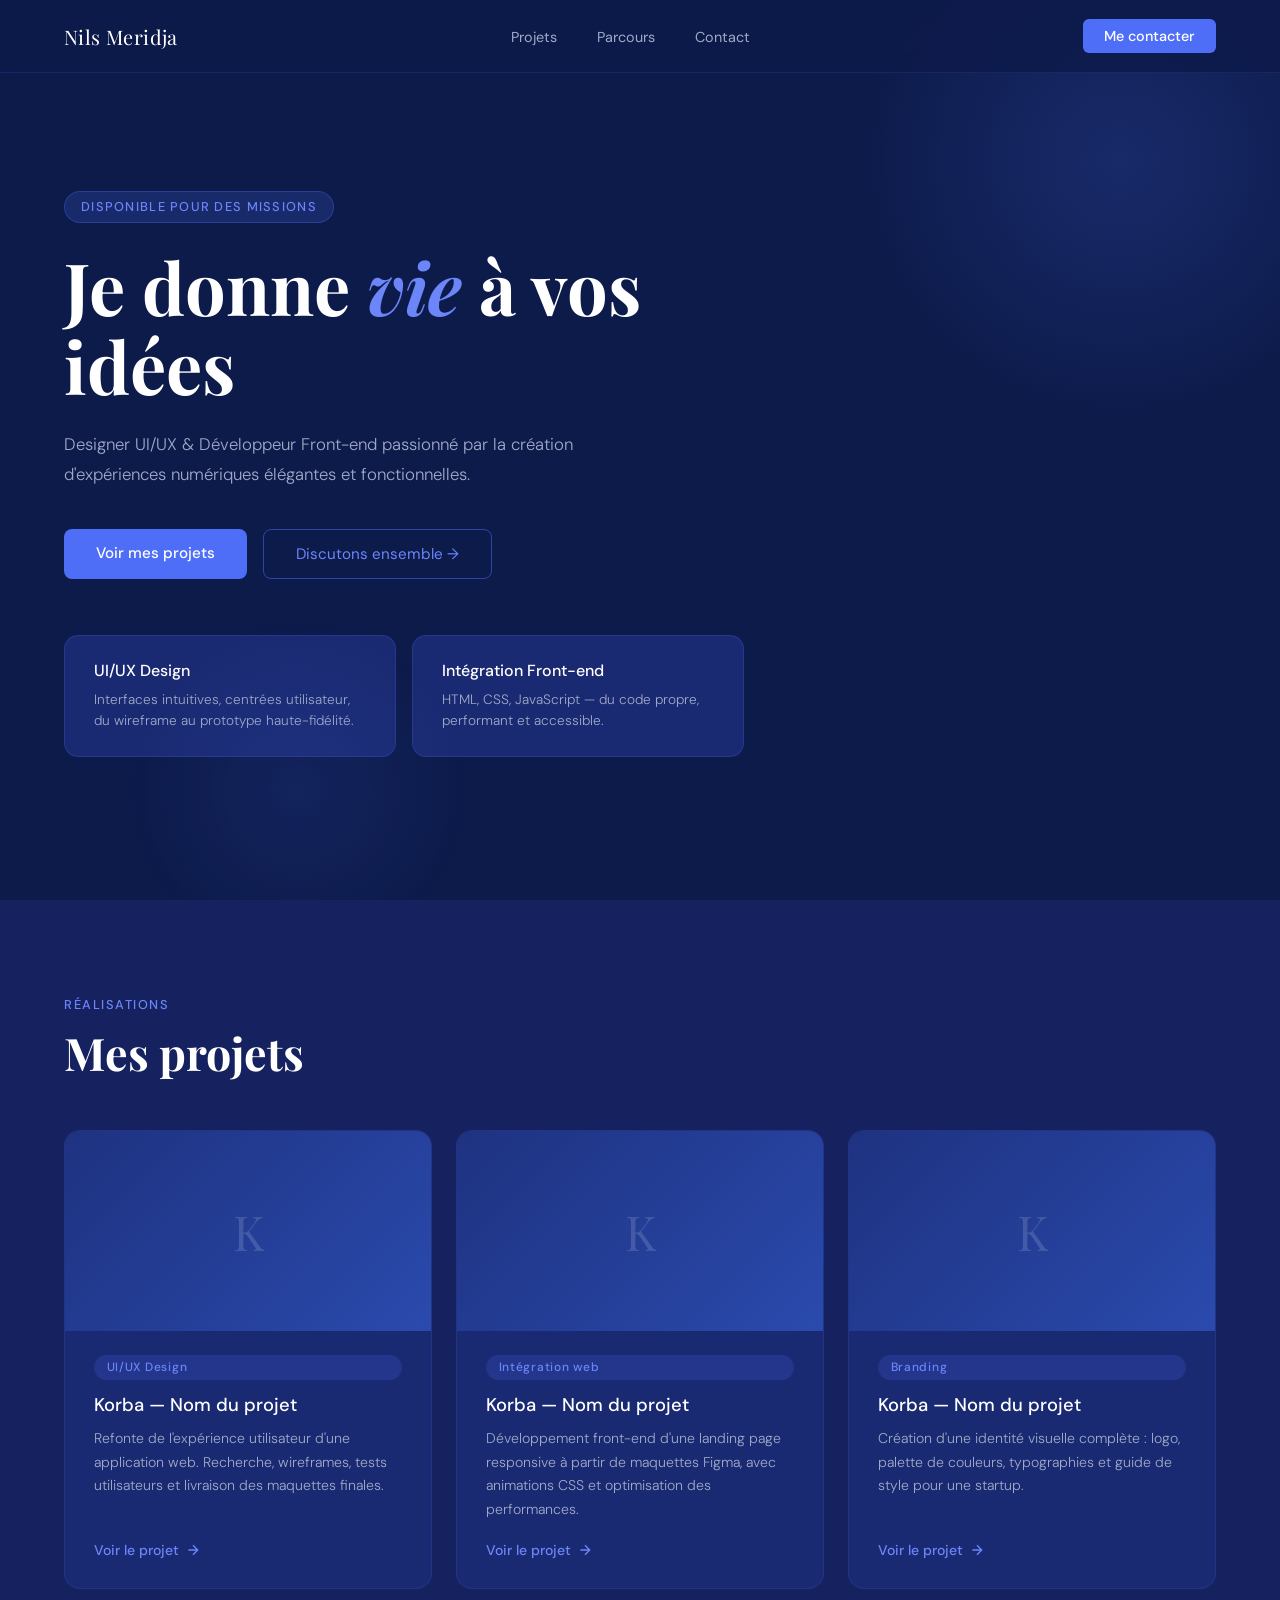
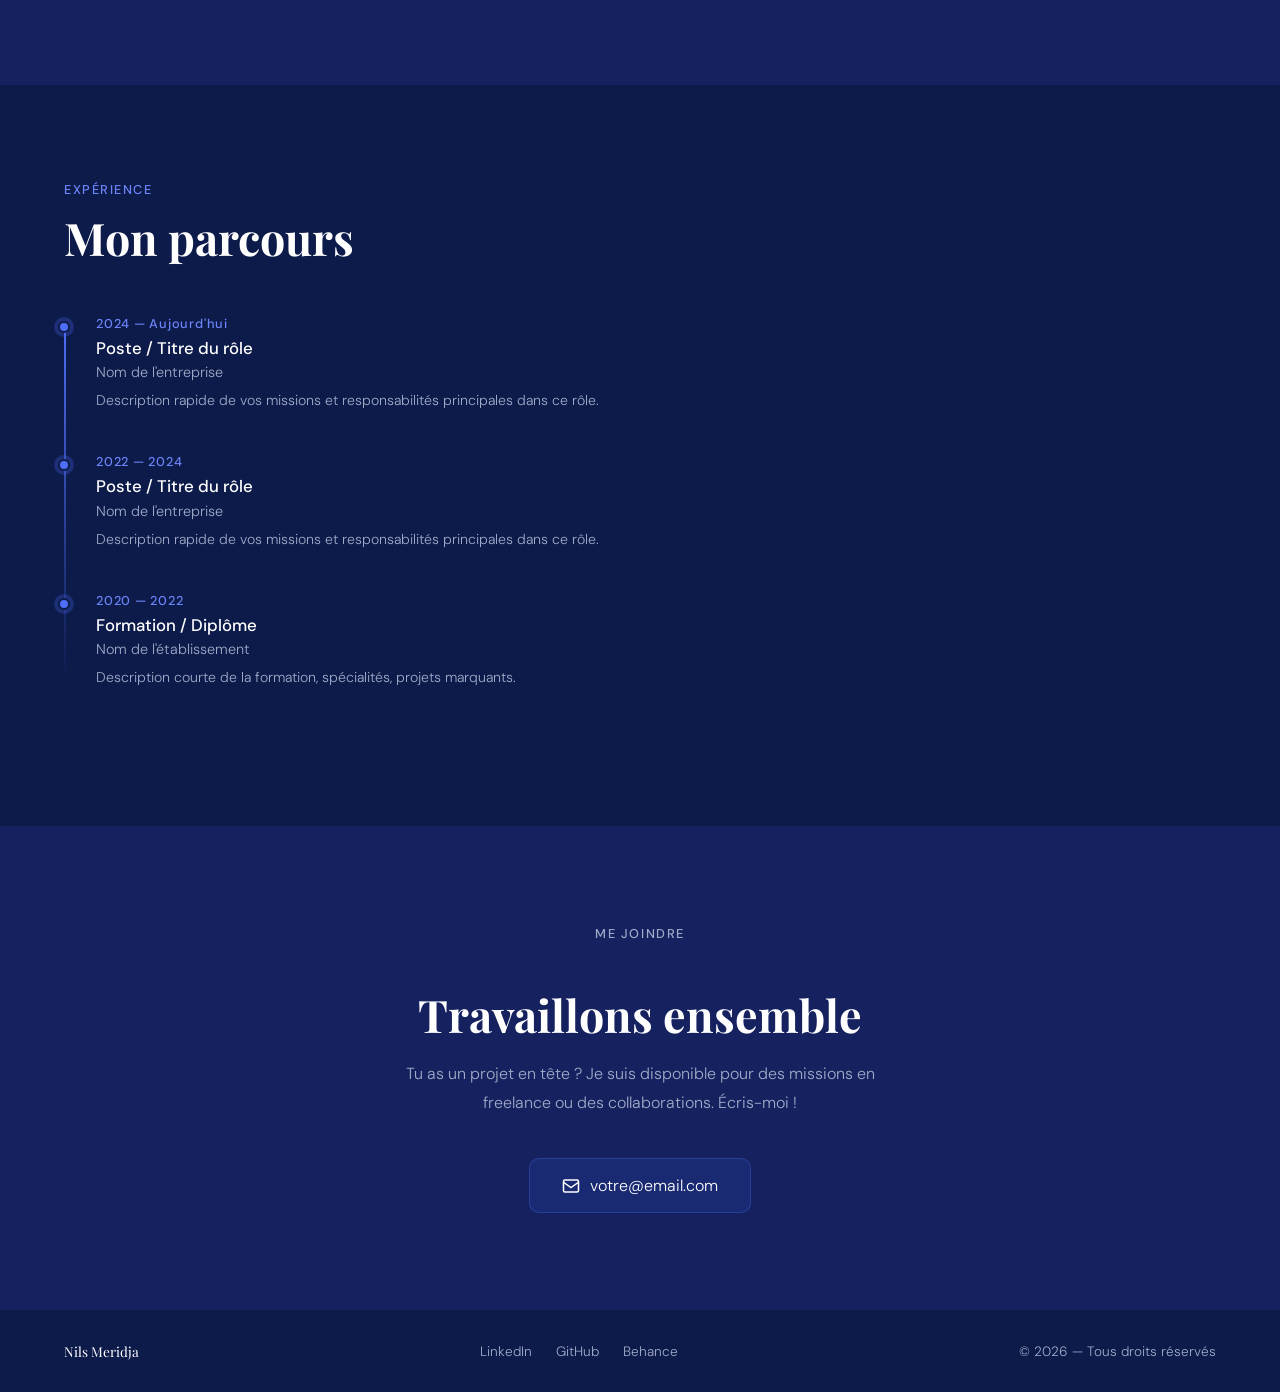
<file: index.html>
<!DOCTYPE html>
<html lang="fr">
<head>
  <meta charset="UTF-8" />
  <meta name="viewport" content="width=device-width, initial-scale=1.0" />
  <title>Portfolio</title>
  <link href="https://fonts.googleapis.com/css2?family=Playfair+Display:ital,wght@0,700;1,700&family=DM+Sans:wght@300;400;500&display=swap" rel="stylesheet" />
  <style>
    :root {
      --navy: #0d1b4b;
      --navy-mid: #162260;
      --blue-card: #1a2a72;
      --accent: #4f6ef7;
      --accent-light: #6c85f8;
      --white: #ffffff;
      --gray: #a0aac8;
      --text: #dde3f5;
    }
 
    *, *::before, *::after { box-sizing: border-box; margin: 0; padding: 0; }
 
    html { scroll-behavior: smooth; }
 
    body {
      background: var(--navy);
      color: var(--white);
      font-family: 'DM Sans', sans-serif;
      font-weight: 300;
      overflow-x: hidden;
    }
 
    /* ── NAV ── */
    nav {
      position: fixed; top: 0; left: 0; right: 0;
      z-index: 100;
      display: flex; align-items: center; justify-content: space-between;
      padding: 1.2rem 5vw;
      background: rgba(13, 27, 75, 0.85);
      backdrop-filter: blur(12px);
      border-bottom: 1px solid rgba(79, 110, 247, 0.15);
    }
    nav .logo {
      font-family: 'Playfair Display', serif;
      font-size: 1.25rem;
      letter-spacing: 0.02em;
    }
    nav ul { list-style: none; display: flex; gap: 2.5rem; }
    nav a { color: var(--gray); text-decoration: none; font-size: 0.9rem; font-weight: 400; transition: color 0.2s; }
    nav a:hover { color: var(--white); }
    nav .nav-cta {
      background: var(--accent);
      color: var(--white);
      padding: 0.5rem 1.3rem;
      border-radius: 6px;
      font-size: 0.9rem;
      font-weight: 500;
      transition: background 0.2s;
    }
    nav .nav-cta:hover { background: var(--accent-light); color: var(--white); }
 
    /* ── HERO ── */
    #hero {
      min-height: 100vh;
      display: flex; align-items: center;
      padding: 8rem 5vw 5rem;
      position: relative;
      overflow: hidden;
    }
    #hero::before {
      content: '';
      position: absolute; top: -100px; right: -100px;
      width: 520px; height: 520px;
      background: radial-gradient(circle, rgba(79,110,247,0.18) 0%, transparent 70%);
      border-radius: 50%;
      pointer-events: none;
    }
    #hero::after {
      content: '';
      position: absolute; bottom: -60px; left: 10%;
      width: 340px; height: 340px;
      background: radial-gradient(circle, rgba(79,110,247,0.1) 0%, transparent 70%);
      border-radius: 50%;
      pointer-events: none;
    }
 
    .hero-content { max-width: 680px; animation: fadeUp 0.8s ease both; }
 
    .hero-tag {
      display: inline-block;
      background: rgba(79,110,247,0.18);
      color: var(--accent-light);
      font-size: 0.8rem;
      font-weight: 500;
      letter-spacing: 0.1em;
      text-transform: uppercase;
      padding: 0.4rem 1rem;
      border-radius: 20px;
      margin-bottom: 1.5rem;
      border: 1px solid rgba(79,110,247,0.3);
    }
 
    .hero-title {
      font-family: 'Playfair Display', serif;
      font-size: clamp(2.8rem, 6vw, 4.5rem);
      line-height: 1.1;
      margin-bottom: 1.5rem;
    }
    .hero-title em {
      font-style: italic;
      color: var(--accent-light);
    }
 
    .hero-desc {
      color: var(--gray);
      font-size: 1.05rem;
      line-height: 1.8;
      max-width: 520px;
      margin-bottom: 2.5rem;
    }
 
    .hero-actions { display: flex; gap: 1rem; flex-wrap: wrap; }
    .btn-primary {
      background: var(--accent);
      color: var(--white);
      padding: 0.85rem 2rem;
      border-radius: 8px;
      font-size: 0.95rem;
      font-weight: 500;
      text-decoration: none;
      transition: background 0.2s, transform 0.2s;
    }
    .btn-primary:hover { background: var(--accent-light); transform: translateY(-2px); }
    .btn-outline {
      border: 1px solid rgba(79,110,247,0.5);
      color: var(--accent-light);
      padding: 0.85rem 2rem;
      border-radius: 8px;
      font-size: 0.95rem;
      font-weight: 400;
      text-decoration: none;
      transition: border-color 0.2s, transform 0.2s;
    }
    .btn-outline:hover { border-color: var(--accent-light); transform: translateY(-2px); }
 
    /* Services cards under hero */
    .services-row {
      display: grid; grid-template-columns: 1fr 1fr;
      gap: 1rem; margin-top: 3.5rem; max-width: 680px;
    }
    .service-card {
      background: var(--blue-card);
      border-radius: 14px;
      padding: 1.5rem 1.8rem;
      border: 1px solid rgba(79,110,247,0.2);
      transition: border-color 0.25s, transform 0.25s;
      animation: fadeUp 0.9s ease both;
    }
    .service-card:hover { border-color: var(--accent); transform: translateY(-4px); }
    .service-card h3 { font-size: 1rem; font-weight: 500; margin-bottom: 0.5rem; }
    .service-card p { font-size: 0.85rem; color: var(--gray); line-height: 1.6; }
 
    /* ── SECTION SHARED ── */
    section { padding: 6rem 5vw; }
    .section-label {
      font-size: 0.8rem; letter-spacing: 0.12em; text-transform: uppercase;
      color: var(--accent-light); margin-bottom: 0.6rem; font-weight: 500;
    }
    .section-title {
      font-family: 'Playfair Display', serif;
      font-size: clamp(1.8rem, 3.5vw, 2.8rem);
      margin-bottom: 3rem;
    }
 
    /* ── PROJETS ── */
    #projets { background: var(--navy-mid); }
    .projects-grid { display: grid; grid-template-columns: repeat(auto-fill, minmax(340px, 1fr)); gap: 1.5rem; }
 
    .project-card {
      background: var(--blue-card);
      border-radius: 16px;
      overflow: hidden;
      border: 1px solid rgba(79,110,247,0.15);
      transition: transform 0.3s, border-color 0.3s, box-shadow 0.3s;
      display: flex; flex-direction: column;
    }
    .project-card:hover {
      transform: translateY(-6px);
      border-color: var(--accent);
      box-shadow: 0 20px 60px rgba(79,110,247,0.2);
    }
    .project-img {
      width: 100%; height: 200px; object-fit: cover;
      background: linear-gradient(135deg, #1e3280 0%, #2a4aad 100%);
      display: flex; align-items: center; justify-content: center;
      font-size: 3rem; color: rgba(255,255,255,0.15);
      font-family: 'Playfair Display', serif;
    }
    .project-body { padding: 1.5rem 1.8rem 1.8rem; flex: 1; display: flex; flex-direction: column; }
    .project-tag {
      display: inline-block;
      background: rgba(79,110,247,0.18);
      color: var(--accent-light);
      font-size: 0.75rem; font-weight: 500; letter-spacing: 0.06em;
      padding: 0.3rem 0.8rem; border-radius: 20px; margin-bottom: 0.8rem;
    }
    .project-name { font-size: 1.15rem; font-weight: 500; margin-bottom: 0.6rem; }
    .project-desc { font-size: 0.88rem; color: var(--gray); line-height: 1.7; flex: 1; }
    .project-link {
      display: inline-flex; align-items: center; gap: 0.4rem;
      margin-top: 1.2rem;
      color: var(--accent-light); font-size: 0.88rem; font-weight: 500;
      text-decoration: none; transition: gap 0.2s;
    }
    .project-link:hover { gap: 0.8rem; }
    .project-link svg { width: 16px; height: 16px; }
 
    /* ── PARCOURS ── */
    #parcours { background: var(--navy); }
    .timeline { position: relative; padding-left: 2rem; }
    .timeline::before {
      content: '';
      position: absolute; left: 0; top: 8px; bottom: 8px;
      width: 2px; background: linear-gradient(to bottom, var(--accent), transparent);
    }
    .timeline-item {
      position: relative; margin-bottom: 2.5rem;
      animation: fadeUp 0.7s ease both;
    }
    .timeline-dot {
      position: absolute; left: -2.4rem; top: 6px;
      width: 12px; height: 12px; border-radius: 50%;
      background: var(--accent);
      border: 2px solid var(--navy);
      box-shadow: 0 0 0 4px rgba(79,110,247,0.25);
    }
    .timeline-date {
      font-size: 0.8rem; color: var(--accent-light); font-weight: 500;
      letter-spacing: 0.06em; margin-bottom: 0.3rem;
    }
    .timeline-role { font-size: 1.05rem; font-weight: 500; margin-bottom: 0.3rem; }
    .timeline-company { font-size: 0.9rem; color: var(--gray); margin-bottom: 0.5rem; }
    .timeline-desc { font-size: 0.88rem; color: var(--gray); line-height: 1.7; max-width: 560px; }
 
    /* ── CONTACT ── */
    #contact { background: var(--navy-mid); text-align: center; }
    #contact .section-title { margin-bottom: 1rem; }
    #contact p { color: var(--gray); max-width: 480px; margin: 0 auto 2.5rem; line-height: 1.8; }
    .contact-email {
      display: inline-flex; align-items: center; gap: 0.6rem;
      background: var(--blue-card);
      border: 1px solid rgba(79,110,247,0.3);
      border-radius: 10px; padding: 1rem 2rem;
      color: var(--white); text-decoration: none; font-size: 1rem;
      transition: border-color 0.2s, transform 0.2s;
    }
    .contact-email:hover { border-color: var(--accent); transform: translateY(-3px); }
 
    /* ── FOOTER ── */
    footer {
      background: var(--navy);
      padding: 2rem 5vw;
      display: flex; align-items: center; justify-content: space-between;
      border-top: 1px solid rgba(79,110,247,0.1);
      font-size: 0.85rem; color: var(--gray);
      flex-wrap: wrap; gap: 1rem;
    }
    .footer-logo { font-family: 'Playfair Display', serif; color: var(--white); }
    .footer-links { display: flex; gap: 1.5rem; }
    .footer-links a { color: var(--gray); text-decoration: none; transition: color 0.2s; }
    .footer-links a:hover { color: var(--white); }
 
    /* ── ANIMATIONS ── */
    @keyframes fadeUp {
      from { opacity: 0; transform: translateY(24px); }
      to   { opacity: 1; transform: translateY(0); }
    }
 
    /* Stagger cards */
    .project-card:nth-child(1) { animation: fadeUp 0.6s 0.1s ease both; }
    .project-card:nth-child(2) { animation: fadeUp 0.6s 0.2s ease both; }
    .project-card:nth-child(3) { animation: fadeUp 0.6s 0.3s ease both; }
 
    /* ── RESPONSIVE ── */
    @media (max-width: 700px) {
      nav ul { display: none; }
      .services-row { grid-template-columns: 1fr; }
      .projects-grid { grid-template-columns: 1fr; }
      footer { flex-direction: column; text-align: center; }
    }
  </style>
</head>
<body>
 
<!-- NAV -->
<nav>
  <div class="logo">Nils Meridja</div>
  <ul>
    <li><a href="#projets">Projets</a></li>
    <li><a href="#parcours">Parcours</a></li>
    <li><a href="#contact">Contact</a></li>
  </ul>
  <a href="#contact" class="nav-cta">Me contacter</a>
</nav>
 
<!-- HERO -->
<section id="hero">
  <div>
    <div class="hero-content">
      <span class="hero-tag">Disponible pour des missions</span>
      <h1 class="hero-title">Je donne <em>vie</em> à vos idées</h1>
      <p class="hero-desc">
        Designer UI/UX & Développeur Front-end passionné par la création d'expériences
        numériques élégantes et fonctionnelles.
      </p>
      <div class="hero-actions">
        <a href="#projets" class="btn-primary">Voir mes projets</a>
        <a href="#contact" class="btn-outline">Discutons ensemble →</a>
      </div>
    </div>
    <div class="services-row">
      <div class="service-card">
        <h3>UI/UX Design</h3>
        <p>Interfaces intuitives, centrées utilisateur, du wireframe au prototype haute-fidélité.</p>
      </div>
      <div class="service-card">
        <h3>Intégration Front-end</h3>
        <p>HTML, CSS, JavaScript — du code propre, performant et accessible.</p>
      </div>
    </div>
  </div>
</section>
 
<!-- PROJETS -->
<section id="projets">
  <p class="section-label">Réalisations</p>
  <h2 class="section-title">Mes projets</h2>
  <div class="projects-grid">
 
    <div class="project-card">
      <div class="project-img">K</div>
      <div class="project-body">
        <span class="project-tag">UI/UX Design</span>
        <div class="project-name">Korba — Nom du projet</div>
        <p class="project-desc">
          Refonte de l'expérience utilisateur d'une application web. Recherche, wireframes,
          tests utilisateurs et livraison des maquettes finales.
        </p>
        <a href="#" class="project-link">
          Voir le projet
          <svg viewBox="0 0 24 24" fill="none" stroke="currentColor" stroke-width="2"><path d="M5 12h14M12 5l7 7-7 7"/></svg>
        </a>
      </div>
    </div>
 
    <div class="project-card">
      <div class="project-img">K</div>
      <div class="project-body">
        <span class="project-tag">Intégration web</span>
        <div class="project-name">Korba — Nom du projet</div>
        <p class="project-desc">
          Développement front-end d'une landing page responsive à partir de maquettes Figma,
          avec animations CSS et optimisation des performances.
        </p>
        <a href="#" class="project-link">
          Voir le projet
          <svg viewBox="0 0 24 24" fill="none" stroke="currentColor" stroke-width="2"><path d="M5 12h14M12 5l7 7-7 7"/></svg>
        </a>
      </div>
    </div>
 
    <div class="project-card">
      <div class="project-img">K</div>
      <div class="project-body">
        <span class="project-tag">Branding</span>
        <div class="project-name">Korba — Nom du projet</div>
        <p class="project-desc">
          Création d'une identité visuelle complète : logo, palette de couleurs, typographies
          et guide de style pour une startup.
        </p>
        <a href="#" class="project-link">
          Voir le projet
          <svg viewBox="0 0 24 24" fill="none" stroke="currentColor" stroke-width="2"><path d="M5 12h14M12 5l7 7-7 7"/></svg>
        </a>
      </div>
    </div>
 
  </div>
</section>
 
<!-- PARCOURS -->
<section id="parcours">
  <p class="section-label">Expérience</p>
  <h2 class="section-title">Mon parcours</h2>
  <div class="timeline">
 
    <div class="timeline-item">
      <div class="timeline-dot"></div>
      <div class="timeline-date">2024 — Aujourd'hui</div>
      <div class="timeline-role">Poste / Titre du rôle</div>
      <div class="timeline-company">Nom de l'entreprise</div>
      <p class="timeline-desc">Description rapide de vos missions et responsabilités principales dans ce rôle.</p>
    </div>
 
    <div class="timeline-item">
      <div class="timeline-dot"></div>
      <div class="timeline-date">2022 — 2024</div>
      <div class="timeline-role">Poste / Titre du rôle</div>
      <div class="timeline-company">Nom de l'entreprise</div>
      <p class="timeline-desc">Description rapide de vos missions et responsabilités principales dans ce rôle.</p>
    </div>
 
    <div class="timeline-item">
      <div class="timeline-dot"></div>
      <div class="timeline-date">2020 — 2022</div>
      <div class="timeline-role">Formation / Diplôme</div>
      <div class="timeline-company">Nom de l'établissement</div>
      <p class="timeline-desc">Description courte de la formation, spécialités, projets marquants.</p>
    </div>
 
  </div>
</section>
 
<!-- CONTACT -->
<section id="contact">
  <p class="section-label">Me joindre</p>
  <h2 class="section-title">Travaillons ensemble</h2>
  <p>Tu as un projet en tête ? Je suis disponible pour des missions en freelance ou des collaborations. Écris-moi !</p>
  <a href="mailto:votre@email.com" class="contact-email">
    <svg width="18" height="18" viewBox="0 0 24 24" fill="none" stroke="currentColor" stroke-width="2"><rect x="2" y="4" width="20" height="16" rx="2"/><path d="m2 7 10 7 10-7"/></svg>
    votre@email.com
  </a>
</section>
 
<!-- FOOTER -->
<footer>
  <span class="footer-logo">Nils Meridja</span>
  <div class="footer-links">
    <a href="#">LinkedIn</a>
    <a href="#">GitHub</a>
    <a href="#">Behance</a>
  </div>
  <span>© 2026 — Tous droits réservés</span>
</footer>
 
</body>
</html>
</file>
